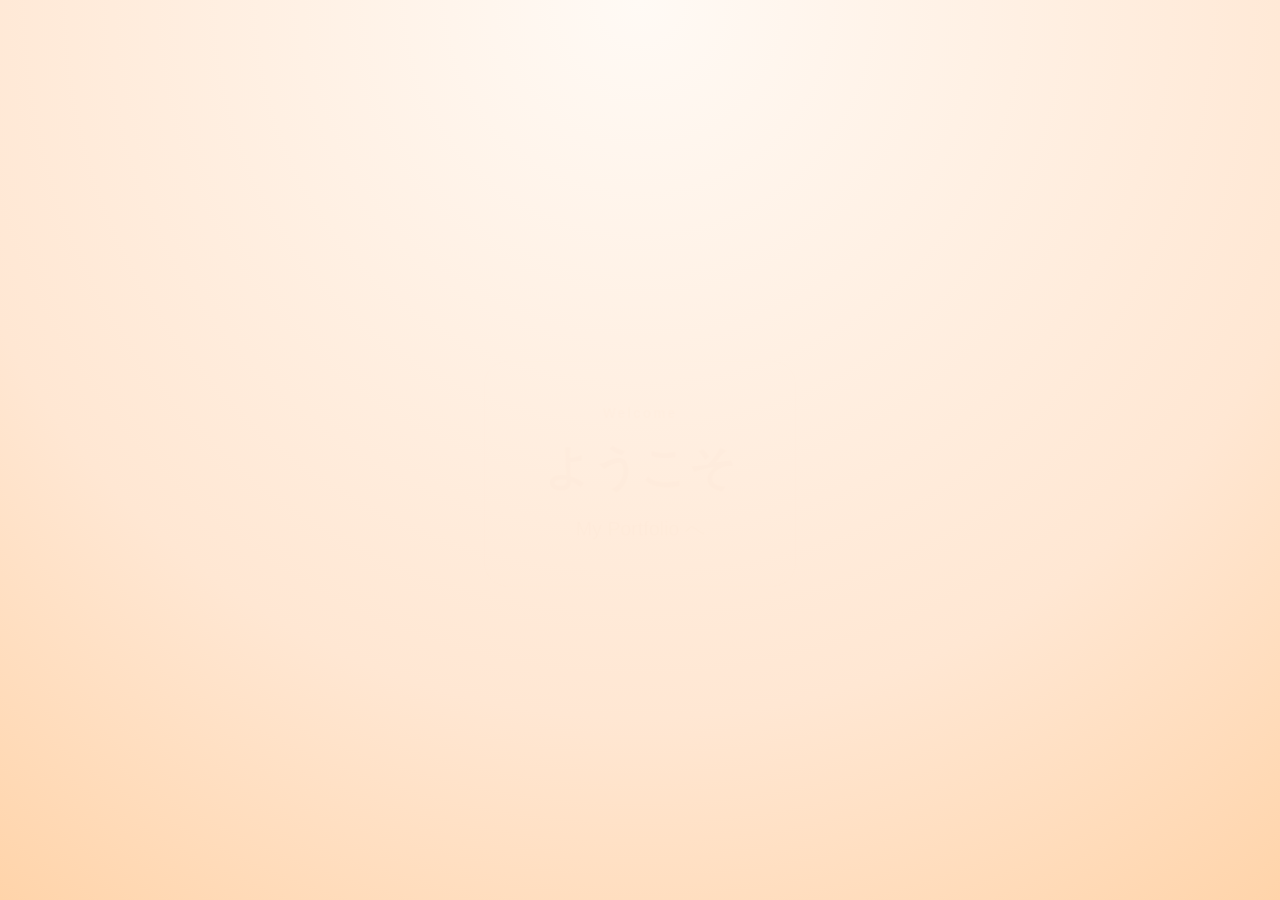
<file: index.html>
<!DOCTYPE html>
<html lang="ja">
<head>
  <meta charset="UTF-8">
  <meta http-equiv="refresh" content="0; url=html/welcome.html">
  <meta name="viewport" content="width=device-width, initial-scale=1.0">
  <title>My Portfolio</title>
</head>
<body>
  <p>ようこそ画面に移動します...</p>
</body>
</html>
</file>
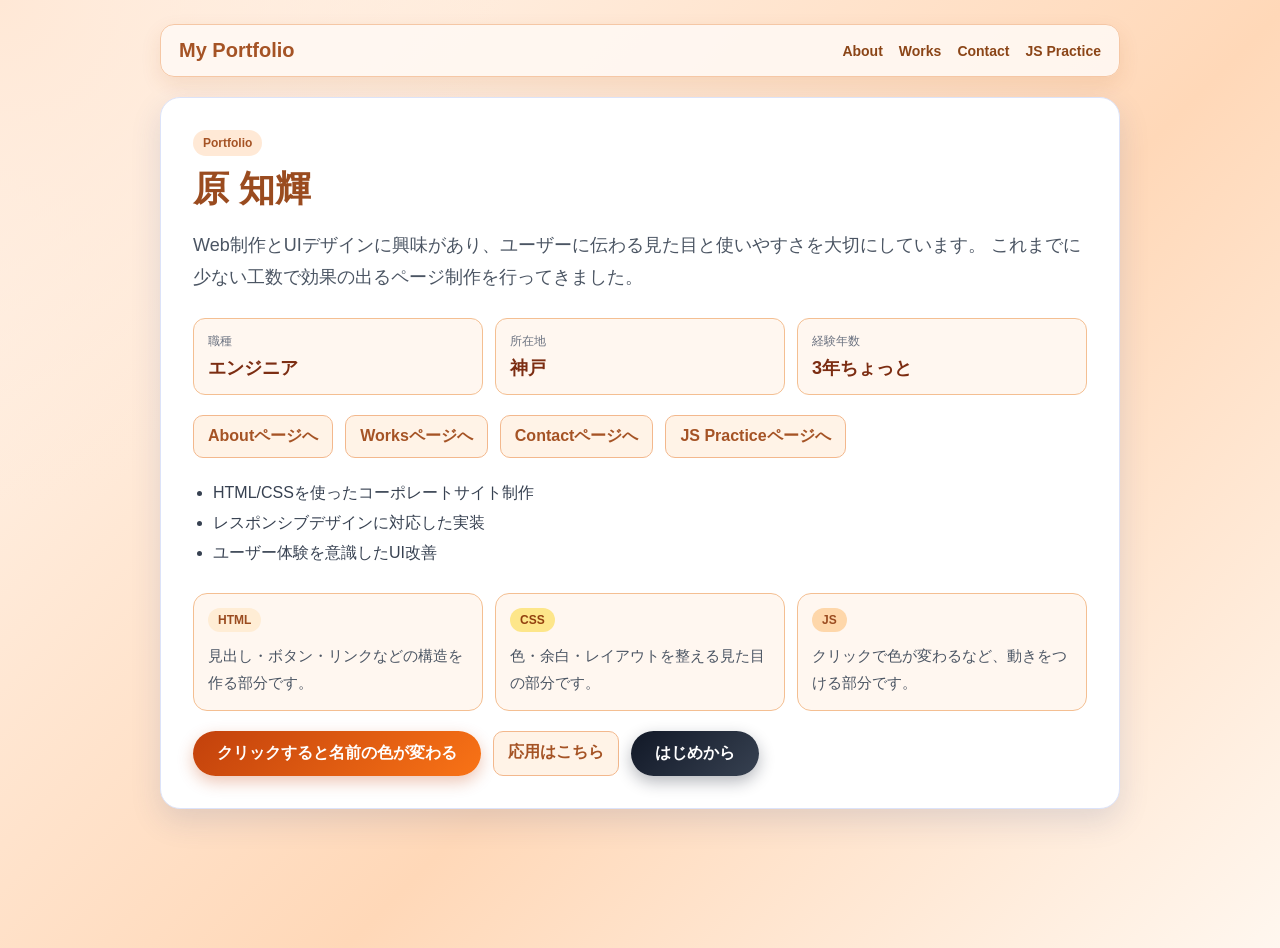
<file: html/index.html>
<!DOCTYPE html>
<html lang="ja">

<head>
    <meta charset="UTF-8">
    <meta name="viewport" content="width=device-width, initial-scale=1.0">

    <title>CSSの練習</title>

    <!-- CSSファイルを読み込む -->
    <link rel="stylesheet" href="../css/style.css">
</head>

<body>
    <div class="site-shell home-enter">
        <header class="topbar">
            <div class="brand">My Portfolio</div>
            <nav class="nav-links">
                <a href="about.html">About</a>
                <a href="works.html">Works</a>
                <a href="contact.html">Contact</a>
                <a href="js-only.html">JS Practice</a>
            </nav>
        </header>

        <div class="card">
            <div class="eyebrow">Portfolio</div>
            <h1 id="titleText">原 知輝</h1>

            <p>
                Web制作とUIデザインに興味があり、ユーザーに伝わる見た目と使いやすさを大切にしています。
                これまでに少ない工数で効果の出るページ制作を行ってきました。
            </p>

            <div class="info-grid">
                <div class="info-item">
                    <span>職種</span>
                    <strong>エンジニア</strong>
                </div>
                <div class="info-item">
                    <span>所在地</span>
                    <strong>神戸</strong>
                </div>
                <div class="info-item">
                    <span>経験年数</span>
                    <strong>3年ちょっと</strong>
                </div>
            </div>

            <div class="portfolio-links">
                <a href="about.html" class="page-link">Aboutページへ</a>
                <a href="works.html" class="page-link">Worksページへ</a>
                <a href="contact.html" class="page-link">Contactページへ</a>
                <a href="js-only.html" class="page-link">JS Practiceページへ</a>
            </div>

            <ul class="meta-list">
                <li>HTML/CSSを使ったコーポレートサイト制作</li>
                <li>レスポンシブデザインに対応した実装</li>
                <li>ユーザー体験を意識したUI改善</li>
            </ul>

            <div class="role-grid">
                <div class="role-card">
                    <span class="role-badge html-badge">HTML</span>
                    <p>見出し・ボタン・リンクなどの構造を作る部分です。</p>
                </div>
                <div class="role-card">
                    <span class="role-badge css-badge">CSS</span>
                    <p>色・余白・レイアウトを整える見た目の部分です。</p>
                </div>
                <div class="role-card">
                    <span class="role-badge js-badge">JS</span>
                    <p>クリックで色が変わるなど、動きをつける部分です。</p>
                </div>
            </div>

            <div class="home-actions">
                <button id="colorButton">クリックすると名前の色が変わる</button>
                <a href="ec-app.html" class="page-link">応用はこちら</a>
                <button id="reloadButton" class="secondary-button">はじめから</button>
            </div>
        </div>
    </div>

    <script>
        const colorButton = document.getElementById('colorButton');
        const titleText = document.getElementById('titleText');
        const reloadButton = document.getElementById('reloadButton');

        colorButton.addEventListener('click', () => {
            titleText.classList.toggle('clicked');
        });

        reloadButton.addEventListener('click', () => {
            window.location.href = 'welcome.html';
        });
    </script>
</body>

</html>
</file>
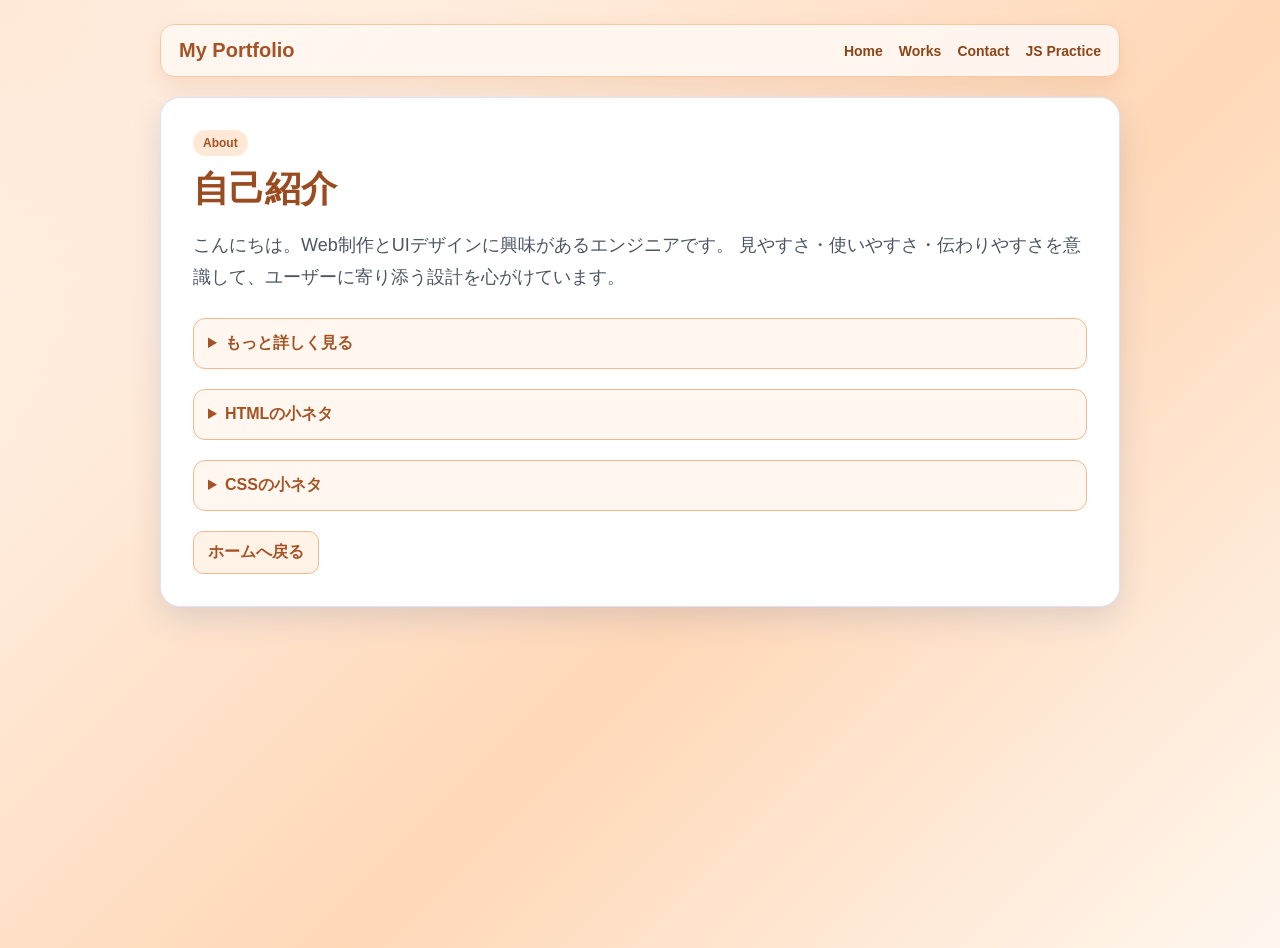
<file: html/about.html>
<!DOCTYPE html>
<html lang="ja">
<head>
  <meta charset="UTF-8">
  <meta name="viewport" content="width=device-width, initial-scale=1.0">
  <title>About | My Portfolio</title>
  <link rel="preload" href="../css/style.css" as="style">
  <link rel="stylesheet" href="../css/style.css">
</head>
<body>
  <div class="site-shell">
    <header class="topbar">
      <div class="brand">My Portfolio</div>
      <nav class="nav-links">
        <a href="index.html">Home</a>
        <a href="works.html">Works</a>
        <a href="contact.html">Contact</a>
        <a href="js-only.html">JS Practice</a>
      </nav>
    </header>

    <div class="card">
      <div class="eyebrow">About</div>
      <h1>自己紹介</h1>
      <p>
        こんにちは。Web制作とUIデザインに興味があるエンジニアです。
        見やすさ・使いやすさ・伝わりやすさを意識して、ユーザーに寄り添う設計を心がけています。
      </p>

      <details class="info-details">
        <summary>もっと詳しく見る</summary>
        <p>
          趣味は新しいデザインを試すことです。最近は色の組み合わせやレイアウトの安定感を意識して、見やすいページづくりを学んでいます。
        </p>
      </details>

      <details class="info-details">
        <summary>HTMLの小ネタ</summary>
        <div class="mini-html-grid">
          <div class="mini-tip">
            <h3><mark>mark</mark> で強調</h3>
            <p>
              重要な部分をハイライトしたいときに使います。
            </p>
          </div>
          <div class="mini-tip">
            <h3><small>small</small> で補足</h3>
            <p>
              注釈や補足情報を小さく見せるときに使えます。
            </p>
          </div>
          <div class="mini-tip">
            <h3><abbr title="HyperText Markup Language">HTML</abbr> の説明</h3>
            <p>
              <abbr title="HyperText Markup Language">HTML</abbr> は文書の構造を表す言語です。
            </p>
          </div>
          <div class="mini-tip">
            <h3><time datetime="2026-07-16">更新日</time></h3>
            <p>
              日付を意味を持たせて表したいときに使います。
            </p>
          </div>
        </div>
      </details>

      <details class="info-details">
        <summary>CSSの小ネタ</summary>
        <div class="mini-html-grid">
          <div class="mini-tip">
            <h3>box-shadow</h3>
            <div class="css-sample shadow-sample"></div>
            <p>影を足すと、立体感が出ます。</p>
          </div>
          <div class="mini-tip">
            <h3>border-radius</h3>
            <div class="css-sample radius-sample"></div>
            <p>角を丸くすると柔らかい見た目になります。</p>
          </div>
          <div class="mini-tip">
            <h3>transform</h3>
            <div class="css-sample transform-sample"></div>
            <p>少しだけ動かして、視線を誘導できます。</p>
          </div>
          <div class="mini-tip">
            <h3>transition</h3>
            <div class="css-sample transition-sample"></div>
            <p>変化にアニメーションをつけると自然です。</p>
          </div>
        </div>
      </details>

      <a href="index.html" class="page-link">ホームへ戻る</a>
    </div>
  </div>
</body>
</html>
</file>
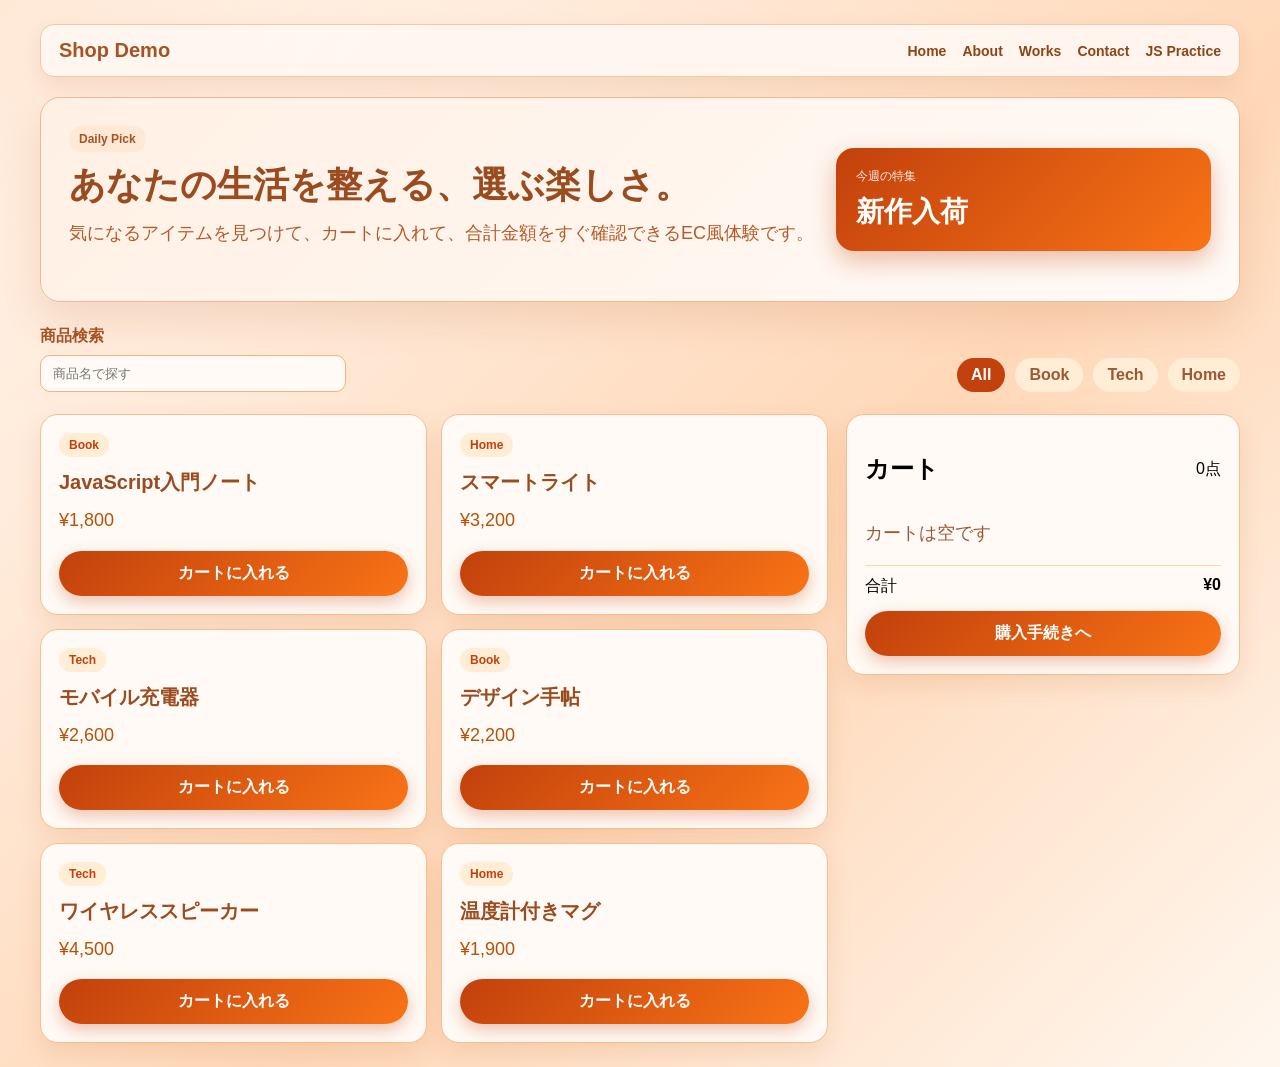
<file: html/ec-app.html>
<!DOCTYPE html>
<html lang="ja">

<head>
    <meta charset="UTF-8">
    <meta name="viewport" content="width=device-width, initial-scale=1.0">
    <title>EC応用ページ</title>
    <link rel="stylesheet" href="../css/style.css">
</head>

<body>
    <div class="site-shell shop-shell">
        <header class="topbar">
            <div class="brand">Shop Demo</div>
            <nav class="nav-links">
                <a href="index.html">Home</a>
                <a href="about.html">About</a>
                <a href="works.html">Works</a>
                <a href="contact.html">Contact</a>
                <a href="js-only.html">JS Practice</a>
            </nav>
        </header>

        <section class="shop-hero">
            <div>
                <div class="eyebrow">Daily Pick</div>
                <h1>あなたの生活を整える、選ぶ楽しさ。</h1>
                <p>気になるアイテムを見つけて、カートに入れて、合計金額をすぐ確認できるEC風体験です。</p>
            </div>
            <div class="hero-badge">
                <span>今週の特集</span>
                <strong>新作入荷</strong>
            </div>
        </section>

        <section class="shop-toolbar">
            <div class="search-box">
                <label for="searchInput">商品検索</label>
                <input id="searchInput" type="text" placeholder="商品名で探す">
            </div>
            <div class="filter-group" id="filterGroup">
                <button class="filter-chip active" data-filter="all">All</button>
                <button class="filter-chip" data-filter="book">Book</button>
                <button class="filter-chip" data-filter="tech">Tech</button>
                <button class="filter-chip" data-filter="home">Home</button>
            </div>
        </section>

        <section class="shop-layout">
            <div class="shop-products">
                <div class="product-grid" id="productGrid"></div>
            </div>

            <aside class="cart-panel">
                <div class="cart-card">
                    <div class="cart-header">
                        <h2>カート</h2>
                        <span id="cartCount">0点</span>
                    </div>
                    <div id="cartItems" class="cart-items"></div>
                    <div class="cart-total">
                        <span>合計</span>
                        <strong id="cartTotal">¥0</strong>
                    </div>
                    <button id="checkoutButton" class="checkout-button">購入手続きへ</button>
                </div>
            </aside>
        </section>
    </div>

    <script src="../js/ec-app.js"></script>
</body>

</html>
</file>
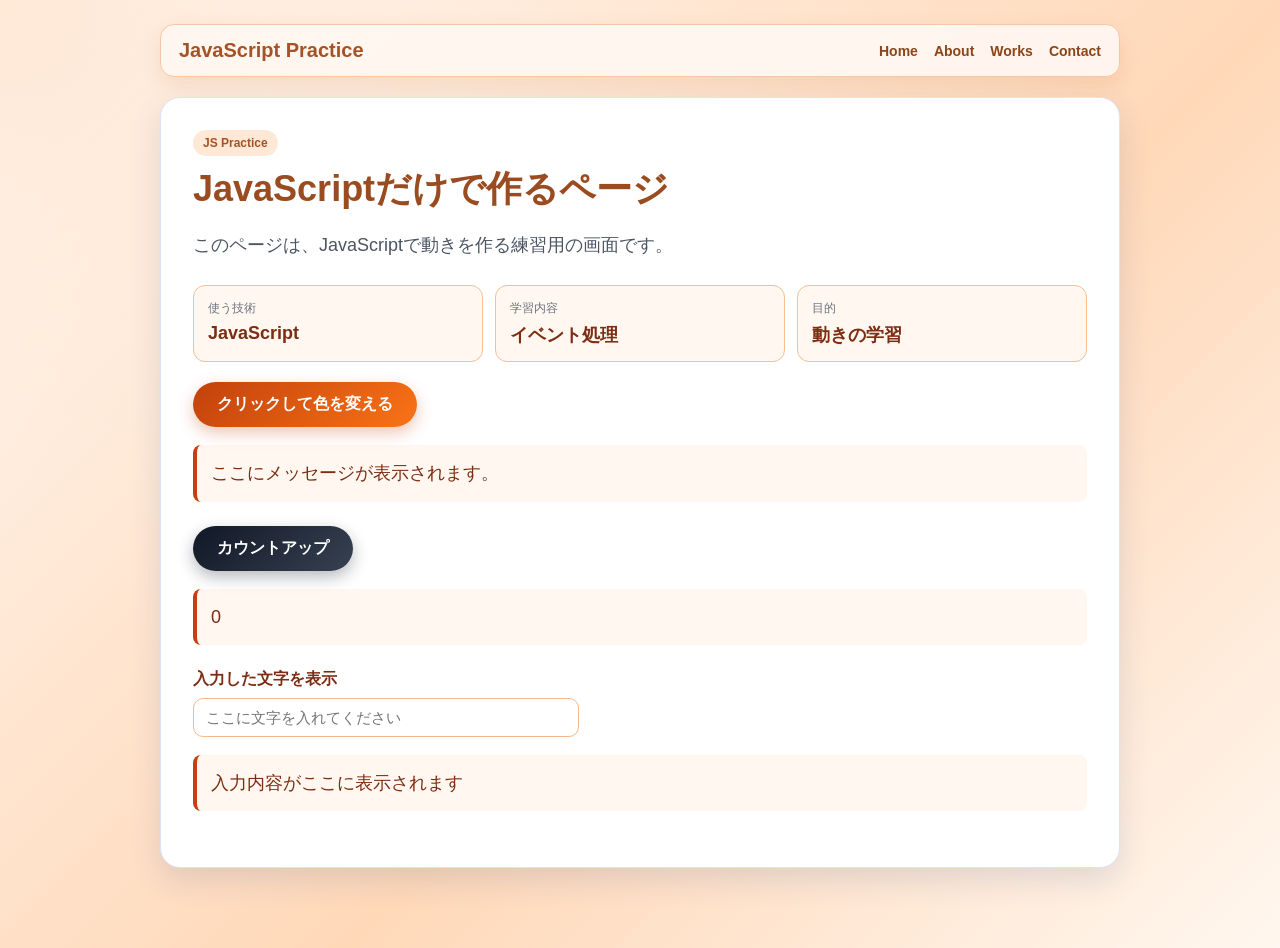
<file: html/js-only.html>
<!DOCTYPE html>
<html lang="ja">

<head>
    <meta charset="UTF-8">
    <meta name="viewport" content="width=device-width, initial-scale=1.0">
    <title>JavaScriptの練習</title>
    <link rel="stylesheet" href="../css/style.css">
</head>

<body>
    <div class="site-shell">
        <header class="topbar">
            <div class="brand">JavaScript Practice</div>
            <nav class="nav-links">
                <a href="index.html">Home</a>
                <a href="about.html">About</a>
                <a href="works.html">Works</a>
                <a href="contact.html">Contact</a>
            </nav>
        </header>

        <div class="card">
            <div class="eyebrow">JS Practice</div>
            <h1 id="jsTitle">JavaScriptだけで作るページ</h1>
            <p>
                このページは、JavaScriptで動きを作る練習用の画面です。
            </p>

            <div class="info-grid">
                <div class="info-item">
                    <span>使う技術</span>
                    <strong>JavaScript</strong>
                </div>
                <div class="info-item">
                    <span>学習内容</span>
                    <strong>イベント処理</strong>
                </div>
                <div class="info-item">
                    <span>目的</span>
                    <strong>動きの学習</strong>
                </div>
            </div>

            <button id="jsButton">クリックして色を変える</button>
            <p id="jsMessage" class="message-box">ここにメッセージが表示されます。</p>

            <div class="js-practice-block">
                <button id="countButton" class="secondary-button">カウントアップ</button>
                <p id="countResult" class="message-box">0</p>
            </div>

            <div class="js-practice-block">
                <label for="textInput" class="input-label">入力した文字を表示</label>
                <input id="textInput" type="text" placeholder="ここに文字を入れてください">
                <p id="textResult" class="message-box">入力内容がここに表示されます</p>
            </div>
        </div>
    </div>

    <script src="../js/js-only.js"></script>
</body>

</html>
</file>
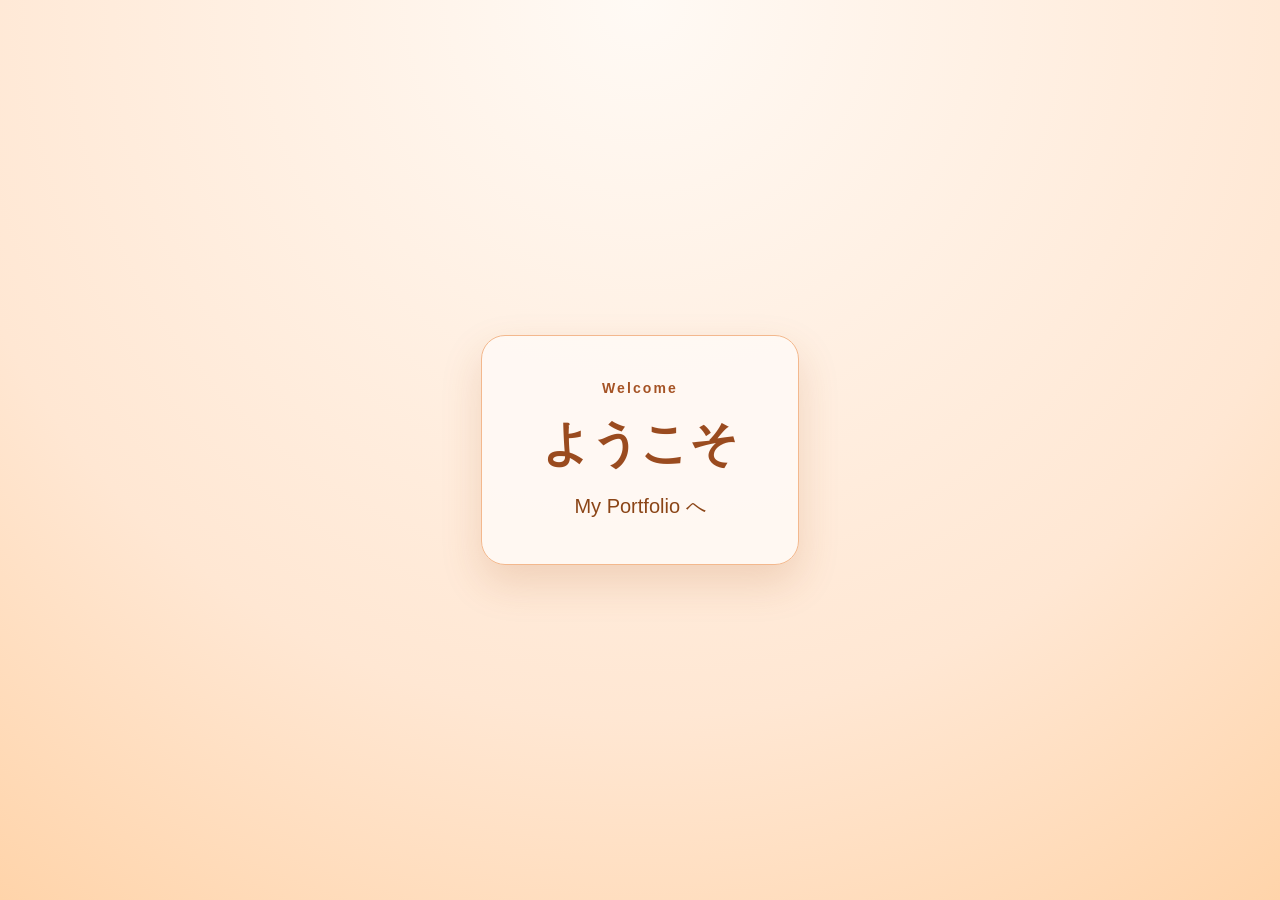
<file: html/welcome.html>
<!DOCTYPE html>
<html lang="ja">
<head>
  <meta charset="UTF-8">
  <meta name="viewport" content="width=device-width, initial-scale=1.0">
  <title>ようこそ</title>
  <link rel="stylesheet" href="../css/style.css">
</head>
<body class="welcome-body">
  <div class="welcome-screen">
    <p class="welcome-tag">Welcome</p>
    <h1>ようこそ</h1>
    <p class="welcome-sub">My Portfolio へ</p>
  </div>

  <script src="../js/welcome.js"></script>
</body>
</html>
</file>
<file: css/style.css>
/* ページ全体のデザイン */
body {
  min-height: 100vh;
  margin: 0;
  padding: 24px;
  background: linear-gradient(135deg, #f5f7ff, #e6ecff);
  font-family: "Segoe UI", Arial, sans-serif;
}

.welcome-body {
  display: flex;
  align-items: center;
  justify-content: center;
  padding: 0;
  background: radial-gradient(circle at top, #fffaf5, #ffe7d3 65%, #ffd4aa);
}

.welcome-screen {
  text-align: center;
  padding: 40px 60px;
  border-radius: 24px;
  background: rgba(255, 250, 245, 0.9);
  border: 1px solid #f3b88d;
  box-shadow: 0 18px 40px rgba(170, 90, 36, 0.18);
  opacity: 0;
  transform: translateY(24px) scale(0.98);
  transition: all 0.8s ease;
}

.welcome-screen.is-visible {
  opacity: 1;
  transform: translateY(0) scale(1);
}

.welcome-screen.is-exiting {
  opacity: 0;
  transform: translateY(-18px) scale(1.04);
}

.welcome-tag {
  margin: 0 0 12px;
  color: #a55325;
  font-size: 14px;
  font-weight: 700;
  letter-spacing: 0.15em;
}

.welcome-screen h1 {
  margin: 0;
  font-size: 48px;
  color: #9a4b1f;
}

.welcome-sub {
  margin: 12px 0 0;
  color: #8b4517;
  font-size: 20px;
}

.site-shell {
  max-width: 960px;
  margin: 0 auto;
}

.home-enter {
  opacity: 0;
  transform: translateY(28px);
  animation: homeFadeUp 0.8s ease forwards;
}

@keyframes homeFadeUp {
  from {
    opacity: 0;
    transform: translateY(28px);
  }
  to {
    opacity: 1;
    transform: translateY(0);
  }
}

.topbar {
  display: flex;
  align-items: center;
  justify-content: space-between;
  margin-bottom: 20px;
  padding: 14px 18px;
  background: rgba(255, 248, 242, 0.92);
  border: 1px solid #f5c7a5;
  border-radius: 14px;
  box-shadow: 0 8px 20px rgba(170, 90, 36, 0.12);
}

.brand {
  font-size: 20px;
  font-weight: 700;
  color: #a55325;
}

.nav-links {
  display: flex;
  gap: 16px;
}

.nav-links a {
  color: #8b4517;
  text-decoration: none;
  font-size: 14px;
  font-weight: 600;
}

/* カード部分のデザイン */
.card {
  padding: 32px;
  background: #ffffff;
  border-radius: 20px;
  border: 1px solid #dce3f9;
  box-shadow: 0 12px 30px rgba(54, 78, 140, 0.15);
}

.eyebrow {
  display: inline-block;
  margin-bottom: 10px;
  padding: 6px 10px;
  border-radius: 999px;
  background: #ffe9d6;
  color: #a55325;
  font-size: 12px;
  font-weight: 700;
}

/* 見出しのデザイン */
h1 {
  margin: 0 0 16px;
  color: #9a4b1f;
  font-size: 36px;
  line-height: 1.3;
}

/* ボタンをクリックしたときに見出しの色を変える */
h1.clicked {
  color: #d62828;
}

/* 文章のデザイン */
p {
  margin: 0 0 24px;
  color: #4b5563;
  font-size: 18px;
  line-height: 1.8;
}

.info-grid {
  display: grid;
  grid-template-columns: repeat(3, 1fr);
  gap: 12px;
  margin-bottom: 20px;
}

.info-item {
  padding: 14px;
  background: #fff7f0;
  border: 1px solid #f4bf92;
  border-radius: 12px;
}

.info-item span {
  display: block;
  margin-bottom: 6px;
  color: #6b7280;
  font-size: 12px;
}

.info-item strong {
  color: #7c2d12;
  font-size: 18px;
}

.meta-list {
  margin: 0 0 24px;
  padding-left: 20px;
  color: #374151;
  line-height: 1.9;
}

.portfolio-links {
  display: flex;
  gap: 12px;
  flex-wrap: wrap;
  margin-bottom: 20px;
}

.role-grid {
  display: grid;
  grid-template-columns: repeat(3, 1fr);
  gap: 12px;
  margin-bottom: 20px;
}

.role-card {
  padding: 14px;
  background: #fff7f0;
  border: 1px solid #f4bf92;
  border-radius: 14px;
}

.role-card p {
  margin: 10px 0 0;
  font-size: 15px;
}

.role-badge {
  display: inline-block;
  padding: 5px 10px;
  border-radius: 999px;
  font-size: 12px;
  font-weight: 700;
}

.html-badge {
  background: #ffedd5;
  color: #9a4b1f;
}

.css-badge {
  background: #fde68a;
  color: #92400e;
}

.js-badge {
  background: #fed7aa;
  color: #9a4b1f;
}

.page-link {
  display: inline-block;
  padding: 10px 14px;
  background: #fff3e7;
  color: #a55325;
  border-radius: 10px;
  text-decoration: none;
  font-weight: 700;
  border: 1px solid #f3b88d;
}

.home-actions {
  display: flex;
  gap: 12px;
  flex-wrap: wrap;
}

.secondary-button {
  background: linear-gradient(135deg, #111827, #374151);
  box-shadow: 0 6px 16px rgba(17, 24, 39, 0.3);
}

.message-box {
  margin-top: 18px;
  padding: 12px 14px;
  background: #fff7f0;
  border-left: 4px solid #c2410c;
  border-radius: 8px;
  color: #7c2d12;
}

.js-practice-block {
  margin-top: 20px;
}

.input-label {
  display: block;
  margin-bottom: 8px;
  font-weight: 700;
  color: #7c2d12;
}

#textInput {
  width: 100%;
  max-width: 360px;
  padding: 10px 12px;
  border: 1px solid #f3b88d;
  border-radius: 10px;
  font-size: 15px;
}

.info-details {
  margin: 0 0 20px;
  padding: 14px;
  background: #fff7f0;
  border: 1px solid #f3b88d;
  border-radius: 12px;
}

.info-details summary {
  cursor: pointer;
  font-weight: 700;
  color: #a55325;
}

.info-details p {
  margin-top: 12px;
  margin-bottom: 0;
}

.tech-grid {
  display: grid;
  grid-template-columns: repeat(3, 1fr);
  gap: 12px;
  margin-bottom: 20px;
}

.mini-html-grid {
  display: grid;
  grid-template-columns: repeat(2, 1fr);
  gap: 12px;
  margin-top: 12px;
}

.mini-tip {
  padding: 14px;
  border-radius: 10px;
  background: #ffffff;
  border: 1px solid #f4bf92;
}

.mini-tip h3 {
  margin: 0 0 8px;
  font-size: 16px;
  color: #a55325;
}

.mini-tip p {
  margin: 0;
  font-size: 15px;
}

.css-sample {
  width: 80px;
  height: 80px;
  margin: 10px 0 12px;
  background: linear-gradient(135deg, #f59e0b, #ea580c);
}

.shadow-sample {
  box-shadow: 0 12px 24px rgba(194, 65, 12, 0.25);
}

.radius-sample {
  border-radius: 20px;
}

.transform-sample {
  transform: rotate(12deg);
}

.transition-sample {
  transition: transform 0.3s ease;
}

.transition-sample:hover {
  transform: scale(1.08);
}

.lazy-image {
  width: 100%;
  max-width: 600px;
  height: auto;
  display: block;
  margin: 0 auto 20px;
  border-radius: 16px;
  box-shadow: 0 10px 24px rgba(194, 65, 12, 0.16);
}

/* ボタンのデザイン */
button {
  padding: 12px 24px;
  background: linear-gradient(135deg, #c2410c, #f97316);
  color: #ffffff;
  border: none;
  border-radius: 999px;
  font-size: 16px;
  font-weight: 700;
  cursor: pointer;
  transition: transform 0.15s ease, box-shadow 0.15s ease, background 0.2s ease;
  box-shadow: 0 6px 16px rgba(194, 65, 12, 0.3);
}

body {
  min-height: 100vh;
  margin: 0;
  padding: 24px;
  background:
    radial-gradient(circle at top left, #ffe8d6, transparent 32%),
    linear-gradient(135deg, #fff8f2, #ffd8b8 58%, #fff7ef);
  font-family: "Segoe UI", Arial, sans-serif;
}

.shop-shell {
  max-width: 1200px;
}

.shop-hero {
  display: grid;
  grid-template-columns: 1.6fr 0.8fr;
  gap: 18px;
  align-items: center;
  margin-bottom: 24px;
  padding: 28px;
  background: linear-gradient(135deg, #fff0e4, #fffaf6);
  border: 1px solid #f3b88d;
  border-radius: 20px;
  box-shadow: 0 18px 40px rgba(171, 78, 28, 0.14);
}

.shop-hero h1 {
  margin-bottom: 8px;
  color: #9a4b1f;
}

.shop-hero p {
  color: #b45a2a;
}

.hero-badge {
  padding: 20px;
  background: linear-gradient(135deg, #c2410c, #f97316);
  color: #fff;
  border-radius: 18px;
  box-shadow: 0 10px 24px rgba(194, 65, 12, 0.32);
}

.hero-badge span {
  display: block;
  margin-bottom: 8px;
  font-size: 12px;
  opacity: 0.9;
}

.hero-badge strong {
  font-size: 28px;
}

.shop-toolbar {
  display: flex;
  flex-wrap: wrap;
  gap: 16px;
  align-items: end;
  justify-content: space-between;
  margin-bottom: 22px;
}

.search-box {
  display: grid;
  gap: 8px;
}

.search-box label {
  font-weight: 700;
  color: #a55325;
}

.search-box input {
  width: 280px;
  padding: 10px 12px;
  border: 1px solid #f5b27a;
  border-radius: 10px;
  background: #fffaf5;
}

.filter-group {
  display: flex;
  gap: 10px;
  flex-wrap: wrap;
}

.filter-chip {
  padding: 8px 14px;
  background: #ffedd5;
  color: #9a5a38;
  border-radius: 999px;
  box-shadow: none;
}

.filter-chip.active {
  background: #c2410c;
  color: #fff;
}

.shop-layout {
  display: grid;
  grid-template-columns: 2fr 1fr;
  gap: 18px;
}

.product-grid {
  display: grid;
  grid-template-columns: repeat(2, minmax(0, 1fr));
  gap: 14px;
}

.product-card,
.cart-card {
  padding: 18px;
  background: #fffaf5;
  border: 1px solid #f4bf92;
  border-radius: 18px;
  box-shadow: 0 10px 24px rgba(180, 83, 9, 0.12);
}

.product-card h3 {
  margin: 12px 0 8px;
  font-size: 20px;
  color: #9a4b1f;
}

.product-card p {
  margin-bottom: 14px;
  color: #b45309;
}

.product-tag {
  display: inline-block;
  padding: 5px 10px;
  background: #ffedd5;
  color: #c2410c;
  border-radius: 999px;
  font-size: 12px;
  font-weight: 700;
}

.add-cart-button,
.checkout-button {
  width: 100%;
  background: linear-gradient(135deg, #c2410c, #f97316);
}

.cart-panel {
  position: sticky;
  top: 24px;
  align-self: start;
}

.cart-header {
  display: flex;
  justify-content: space-between;
  align-items: center;
  margin-bottom: 12px;
}

.cart-items {
  display: grid;
  gap: 10px;
  margin-bottom: 16px;
}

.cart-item {
  display: flex;
  justify-content: space-between;
  align-items: center;
  gap: 10px;
  padding: 10px 0;
  border-bottom: 1px solid #fed7aa;
}

.cart-item span {
  display: block;
  margin-bottom: 4px;
  color: #9a4b1f;
  font-weight: 700;
}

.cart-item small {
  color: #b45309;
}

.cart-total {
  display: flex;
  justify-content: space-between;
  margin-bottom: 14px;
  padding-top: 10px;
  border-top: 1px solid #fed7aa;
}

.empty-cart {
  margin: 0;
  color: #9a5a38;
}

.remove-cart-button {
  padding: 8px 12px;
  background: #9a4b1f;
  box-shadow: none;
  font-size: 13px;
}

@media (max-width: 900px) {
  .shop-hero,
  .shop-layout {
    grid-template-columns: 1fr;
  }

  .product-grid {
    grid-template-columns: 1fr;
  }

  .cart-panel {
    position: static;
  }
}

@media (max-width: 700px) {
  .topbar {
    flex-direction: column;
    gap: 12px;
  }

  .nav-links {
    flex-wrap: wrap;
    justify-content: center;
  }

  .info-grid,
  .tech-grid,
  .mini-html-grid {
    grid-template-columns: 1fr;
  }
}
/* クリックしたとき */
button.clicked {
  background: linear-gradient(135deg, #ef4444, #dc2626);
}

/* マウスを乗せたとき */
button:hover {
  transform: translateY(-2px);
  box-shadow: 0 8px 20px rgba(194, 65, 12, 0.38);
}

/* クリック中 */
button:active {
  transform: translateY(0);
  background: linear-gradient(135deg, #9a4b1f, #ea580c);
}

@media (max-width: 700px) {
  .topbar {
    flex-direction: column;
    gap: 12px;
  }

  .nav-links {
    flex-wrap: wrap;
    justify-content: center;
  }

  .info-grid,
  .tech-grid,
  .mini-html-grid {
    grid-template-columns: 1fr;
  }
}
</file>
